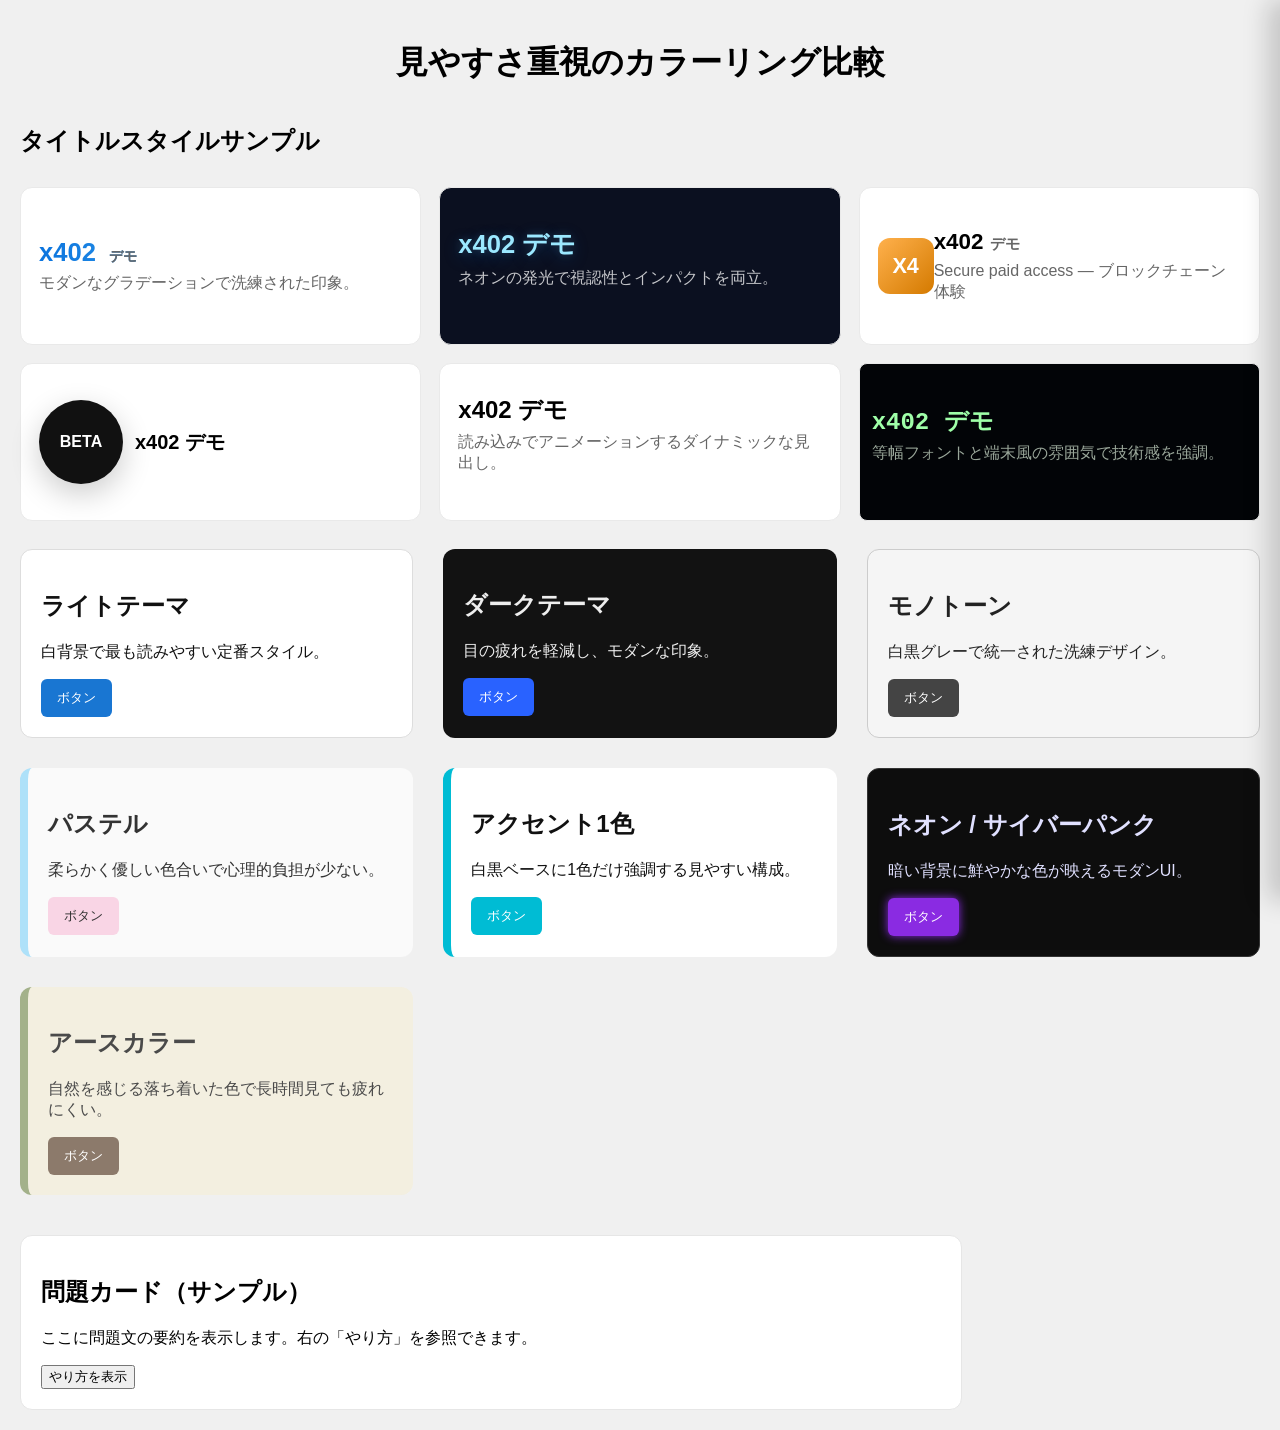
<file: sample.html>
﻿<!DOCTYPE html>
<html lang="ja">
<head>
<meta charset="UTF-8">
<meta name="viewport" content="width=device-width, initial-scale=1.0">
<title>Color Theme Comparison</title>

<style>
body {
  font-family: sans-serif;
  background: #f0f0f0;
  margin: 0;
  padding: 20px;
}

h1 {
  text-align: center;
  margin-bottom: 40px;
}

.grid {
  display: grid;
  grid-template-columns: repeat(auto-fit, minmax(320px, 1fr));
  gap: 30px;
}

.section {
  padding: 20px;
  border-radius: 12px;
}

/* -------------------------
   1. Light Theme
-------------------------- */
.light {
  background: #ffffff;
  color: #111;
  border: 1px solid #ddd;
}
.light .btn {
  background: #1976d2;
  color: white;
  padding: 10px 16px;
  border: none;
  border-radius: 6px;
}

/* -------------------------
   2. Dark Theme
-------------------------- */
.dark {
  background: #121212;
  color: #eee;
}
.dark .btn {
  background: #2962ff;
  color: white;
  padding: 10px 16px;
  border: none;
  border-radius: 6px;
}

/* -------------------------
   3. Monotone
-------------------------- */
.mono {
  background: #f5f5f5;
  color: #222;
  border: 1px solid #ccc;
}
.mono .btn {
  background: #444;
  color: white;
  padding: 10px 16px;
  border: none;
  border-radius: 6px;
}

/* -------------------------
   4. Pastel
-------------------------- */
.pastel {
  background: #fafafa;
  color: #333;
  border-left: 8px solid #aee1f9;
}
.pastel .btn {
  background: #f9d5e5;
  color: #333;
  padding: 10px 16px;
  border: none;
  border-radius: 6px;
}

/* -------------------------
   5. Single Accent
-------------------------- */
.accent {
  background: #ffffff;
  color: #111;
  border-left: 8px solid #00bcd4;
}
.accent .btn {
  background: #00bcd4;
  color: white;
  padding: 10px 16px;
  border: none;
  border-radius: 6px;
}

/* -------------------------
   6. Neon / Cyberpunk
-------------------------- */
.neon {
  background: #0d0d0d;
  color: #e0e0ff;
  border: 1px solid #333;
}
.neon .btn {
  background: #8a2be2;
  color: white;
  padding: 10px 16px;
  border: none;
  border-radius: 6px;
  box-shadow: 0 0 10px #8a2be2;
}

/* -------------------------
   7. Earth Tone
-------------------------- */
.earth {
  background: #f3efe0;
  color: #4a4a4a;
  border-left: 8px solid #a3b18a;
}
.earth .btn {
  background: #8c7a6b;
  color: white;
  padding: 10px 16px;
  border: none;
  border-radius: 6px;
}


/* -------------------------
   Title Style Samples (ts-*)
-------------------------- */
.title-samples{display:grid;grid-template-columns:1fr;gap:18px;margin-bottom:28px}
.ts-grid{display:grid;grid-template-columns:repeat(auto-fit,minmax(300px,1fr));gap:18px}
.title-card{background:#fff;padding:18px;border-radius:12px;border:1px solid #e9e9e9;min-height:120px;display:flex;align-items:center;gap:14px}

/* 1. Modern Gradient */
.ts-modern h2{margin:0;font-size:1.6rem;font-weight:900;background:linear-gradient(90deg,#0b74de,#6dd5fa);-webkit-background-clip:text;background-clip:text;color:transparent}
.ts-modern p{margin:6px 0 0;color:#666}

/* 2. Neon */
.ts-neon{background:#0b1020;color:#e6f6ff}
.ts-neon h2{margin:0;font-size:1.6rem;font-weight:900;color:#9be8ff;text-shadow:0 4px 18px rgba(11,116,222,0.28),0 0 8px rgba(155,232,255,0.18)}
.ts-neon p{color:rgba(255,255,255,0.76);margin-top:6px}

/* 3. Logo + Slogan */
.ts-logo{display:flex;align-items:center}
.ts-logo .logo{width:56px;height:56px;border-radius:12px;background:linear-gradient(135deg,#ffb14d,#d47a00);display:flex;align-items:center;justify-content:center;color:#fff;font-weight:900;font-size:1.35rem;flex-shrink:0}
.ts-logo .text h2{margin:0;font-size:1.4rem;font-weight:900}
.ts-logo .text p{margin:6px 0 0;color:#666}

/* 4. Stamp / Badge */
.ts-badge{display:flex;align-items:center;gap:12px}
.badge-wrap{width:84px;height:84px;border-radius:50%;background:#111;color:#fff;display:flex;align-items:center;justify-content:center;font-weight:900;font-size:1rem;box-shadow:0 10px 30px rgba(0,0,0,0.2)}
.ts-badge .title{font-size:1.25rem;font-weight:900}

/* 5. Animated Pop */
@keyframes popIn{from{transform:translateY(-8px) scale(.98);opacity:0}to{transform:none;opacity:1}}
.ts-animated h2{margin:0;font-size:1.5rem;font-weight:900;animation:popIn .42s cubic-bezier(.2,.9,.2,1)}
.ts-animated p{margin-top:6px;color:#666}
.ts-animated h2:hover{transform:translateY(-4px);transition:transform .18s}

/* 6. Terminal / Cyber */
.ts-term{background:#020407;color:#bfffbf;border-radius:8px;padding:12px}
.ts-term h2{margin:0;font-family:ui-monospace, SFMono-Regular, Menlo, Monaco, "Roboto Mono", "Noto Sans Mono", monospace;font-weight:700;color:#9fffa8}
.ts-term p{margin-top:6px;color:#9aa79a;font-family:ui-monospace,monospace}


/* -------------------------
   Slide-over Drawer (右ドロワー) - transform ベース
-------------------------- */
.drawer {
  position: fixed;
  top: 0;
  right: 0;
  transform: translateX(100%);
  will-change: transform, opacity;
  width: 360px;
  height: 100%;
  background: #fff;
  box-shadow: -12px 0 24px rgba(0,0,0,0.18);
  transition: transform 260ms cubic-bezier(.2,.9,.2,1), opacity 180ms ease;
  z-index: 1200;
  display: flex;
  flex-direction: column;
}
.drawer.open { transform: translateX(0); }
.drawer-header {
  display:flex;
  align-items:center;
  justify-content:space-between;
  padding:16px;
  border-bottom:1px solid #eee;
}
.drawer-body { padding:16px; overflow:auto; }
.drawer-overlay {
  position: fixed;
  inset: 0;
  background: rgba(0,0,0,0.36);
  z-index: 1100;
}

.problem-card { background: #fff; border: 1px solid #e6e6e6; }

</style>

</head>
<body>

<h1>見やすさ重視のカラーリング比較</h1>

<section class="title-samples">
  <h2 style="margin:0 0 12px;">タイトルスタイルサンプル</h2>
  <div class="ts-grid">
    <div class="title-card ts-modern">
      <div style="flex:1">
        <h2>x402 <small style="font-weight:700;color:#666;font-size:0.9rem;margin-left:6px">デモ</small></h2>
        <p>モダンなグラデーションで洗練された印象。</p>
      </div>
    </div>

    <div class="title-card ts-neon">
      <div style="flex:1">
        <h2>x402 デモ</h2>
        <p>ネオンの発光で視認性とインパクトを両立。</p>
      </div>
    </div>

    <div class="title-card">
      <div class="ts-logo" style="flex:1">
        <div class="logo">X4</div>
        <div class="text">
          <h2>x402 <span style="font-weight:600;color:#666;font-size:0.95rem">デモ</span></h2>
          <p>Secure paid access — ブロックチェーン体験</p>
        </div>
      </div>
    </div>

    <div class="title-card ts-badge">
      <div class="badge-wrap">BETA</div>
      <div class="title">x402 デモ</div>
    </div>

    <div class="title-card ts-animated">
      <div style="flex:1">
        <h2>x402 デモ</h2>
        <p>読み込みでアニメーションするダイナミックな見出し。</p>
      </div>
    </div>

    <div class="title-card ts-term">
      <div style="flex:1">
        <h2>x402 デモ</h2>
        <p>等幅フォントと端末風の雰囲気で技術感を強調。</p>
      </div>
    </div>
  </div>
</section>

<div class="grid">

  <div class="section light">
    <h2>ライトテーマ</h2>
    <p>白背景で最も読みやすい定番スタイル。</p>
    <button class="btn">ボタン</button>
  </div>

  <div class="section dark">
    <h2>ダークテーマ</h2>
    <p>目の疲れを軽減し、モダンな印象。</p>
    <button class="btn">ボタン</button>
  </div>

  <div class="section mono">
    <h2>モノトーン</h2>
    <p>白黒グレーで統一された洗練デザイン。</p>
    <button class="btn">ボタン</button>
  </div>

  <div class="section pastel">
    <h2>パステル</h2>
    <p>柔らかく優しい色合いで心理的負担が少ない。</p>
    <button class="btn">ボタン</button>
  </div>

  <div class="section accent">
    <h2>アクセント1色</h2>
    <p>白黒ベースに1色だけ強調する見やすい構成。</p>
    <button class="btn">ボタン</button>
  </div>

  <div class="section neon">
    <h2>ネオン / サイバーパンク</h2>
    <p>暗い背景に鮮やかな色が映えるモダンUI。</p>
    <button class="btn">ボタン</button>
  </div>

  <div class="section earth">
    <h2>アースカラー</h2>
    <p>自然を感じる落ち着いた色で長時間見ても疲れにくい。</p>
    <button class="btn">ボタン</button>
  </div>

</div>
</div>

<!-- スライドオーバー（右ドロワー）モック -->
<div class="layout-demo" style="margin-top:40px;">
  <div class="problem-card section" style="max-width:900px;">
    <h2>問題カード（サンプル）</h2>
    <p>ここに問題文の要約を表示します。右の「やり方」を参照できます。</p>
    <div style="margin-top:16px;">
      <button id="open-drawer" class="btn">やり方を表示</button>
    </div>
  </div>
</div>

<aside id="drawer" class="drawer" aria-hidden="true">
  <div class="drawer-header">
    <h3>やり方</h3>
    <button id="close-drawer" aria-label="閉じる">✕</button>
  </div>
  <div class="drawer-body">
    <p><strong>ステップ：</strong></p>
    <ol>
      <li>問題をよく読む</li>
      <li>条件を整理する</li>
      <li>手順を実行して答えを検証する</li>
    </ol>
    <p><strong>所要時間：</strong>約 10 分</p>
    <label><input type="checkbox"> ステップ1 完了</label><br>
    <label><input type="checkbox"> ステップ2 完了</label>
  </div>
</aside>
<div id="drawer-overlay" class="drawer-overlay" hidden></div>

<script>
  (function(){
    const openBtn = document.getElementById('open-drawer');
    const closeBtn = document.getElementById('close-drawer');
    const drawer = document.getElementById('drawer');
    const overlay = document.getElementById('drawer-overlay');

    function openDrawer(){
      drawer.classList.add('open');
      drawer.setAttribute('aria-hidden','false');
      overlay.hidden = false;
      document.body.style.overflow = 'hidden';
      closeBtn.focus();
    }
    function closeDrawer(){
      drawer.classList.remove('open');
      drawer.setAttribute('aria-hidden','true');
      overlay.hidden = true;
      document.body.style.overflow = '';
      openBtn.focus();
    }

    openBtn.addEventListener('click', openDrawer);
    closeBtn.addEventListener('click', closeDrawer);
    overlay.addEventListener('click', closeDrawer);
    document.addEventListener('keydown', function(e){ if(e.key==='Escape' && drawer.classList.contains('open')) closeDrawer(); });
  })();
</script>

</body>
</html>
</file>
